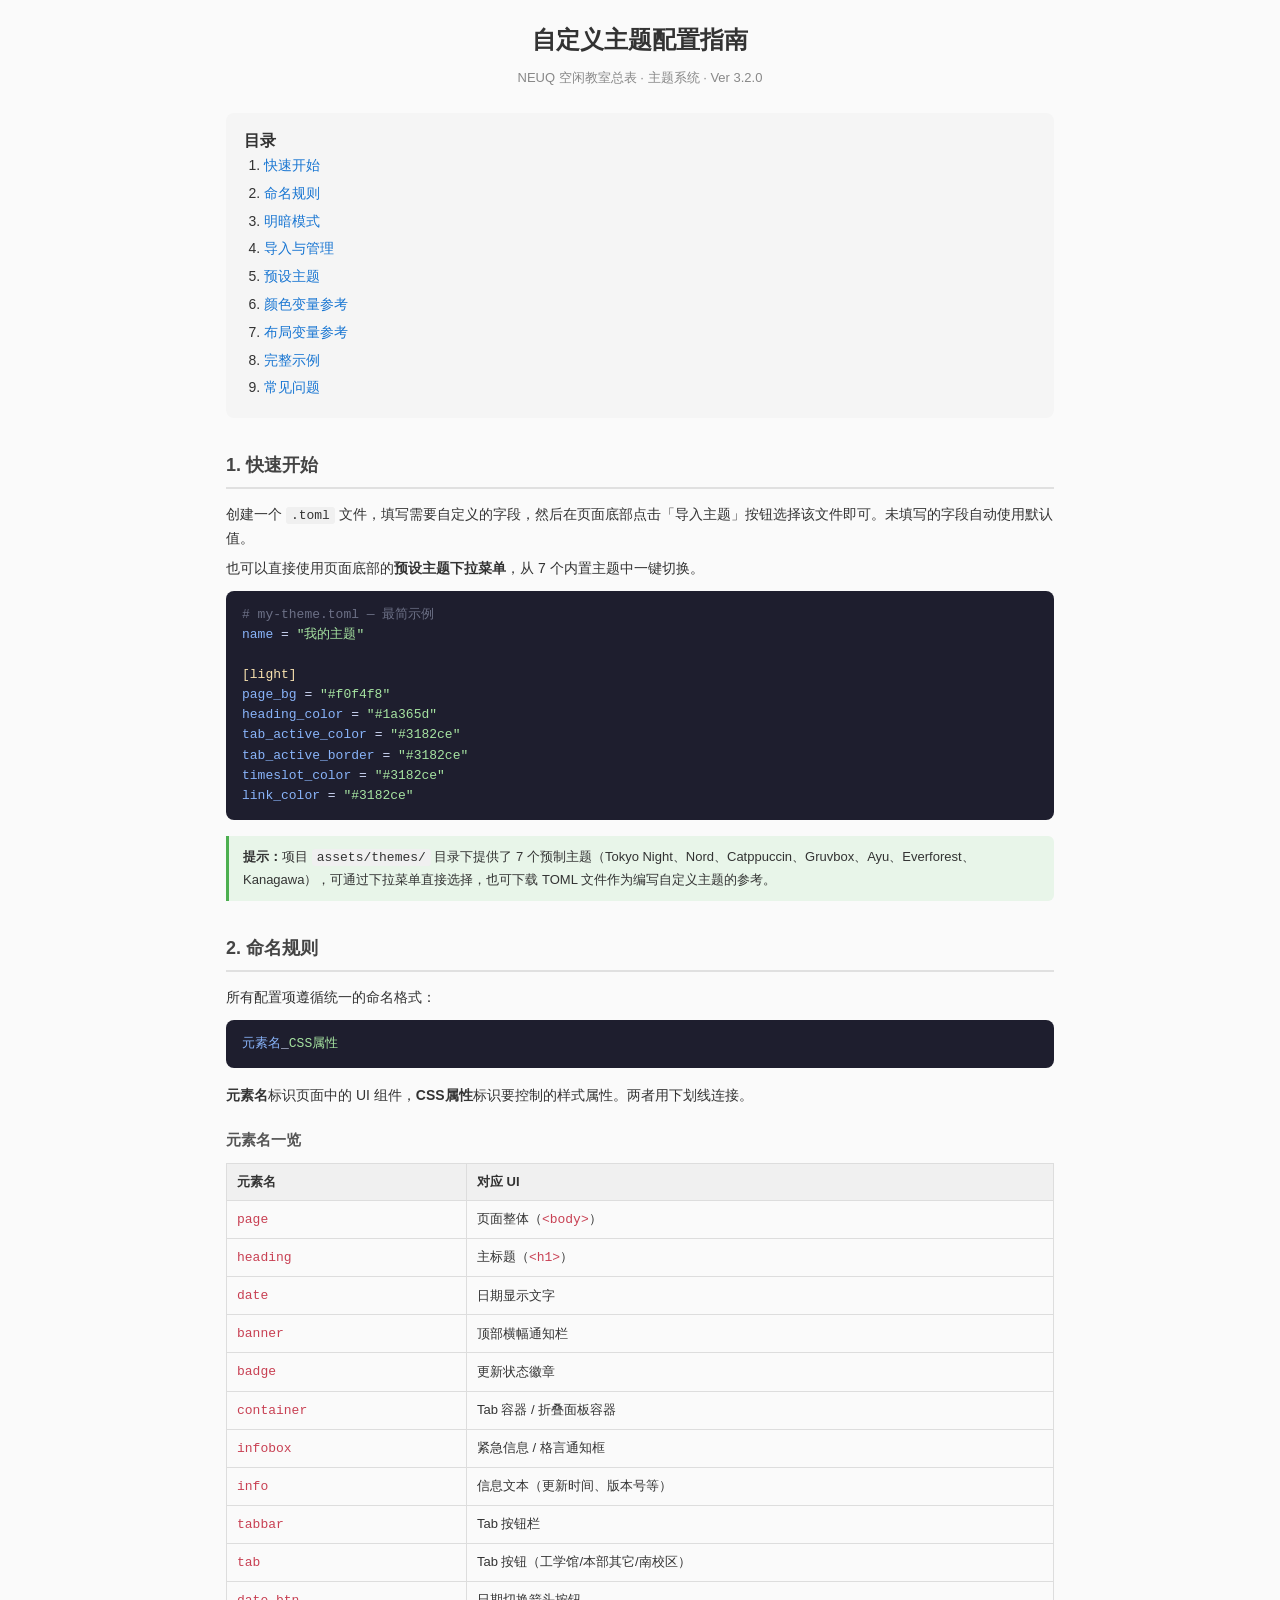
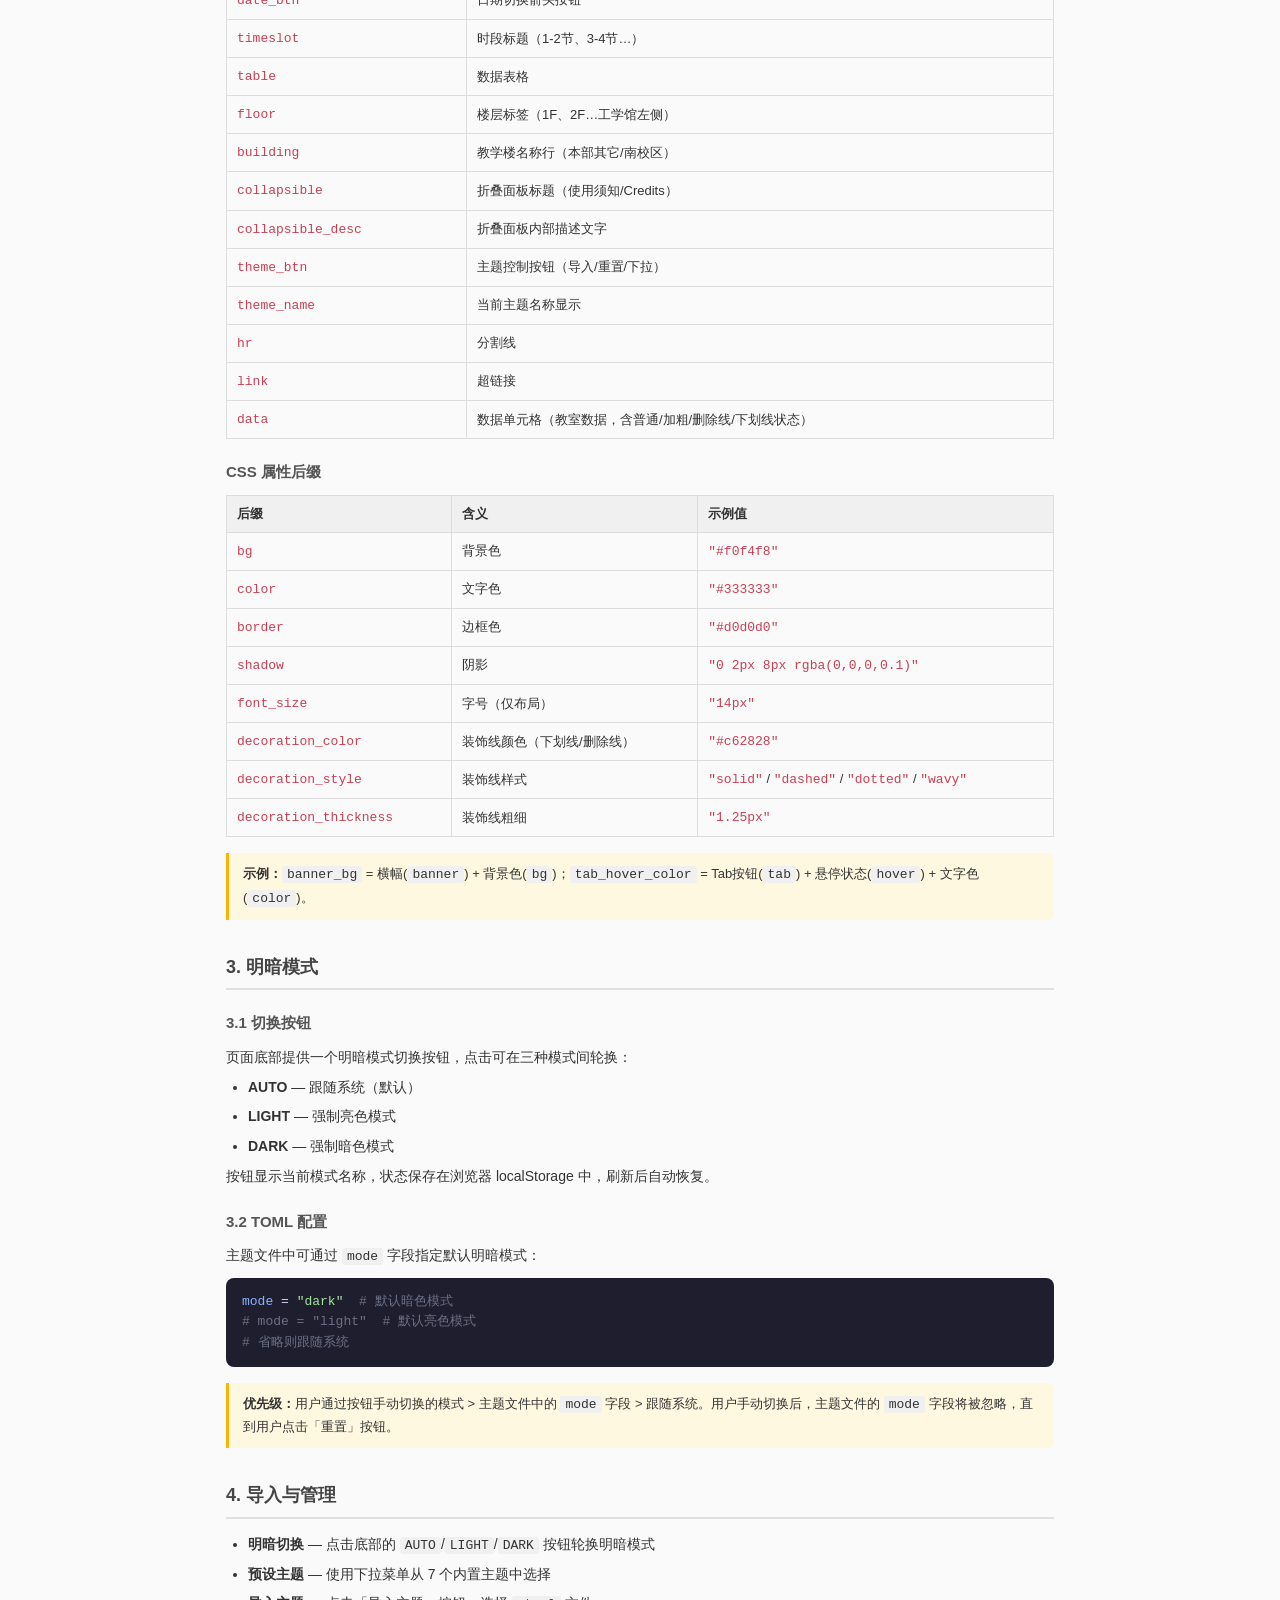
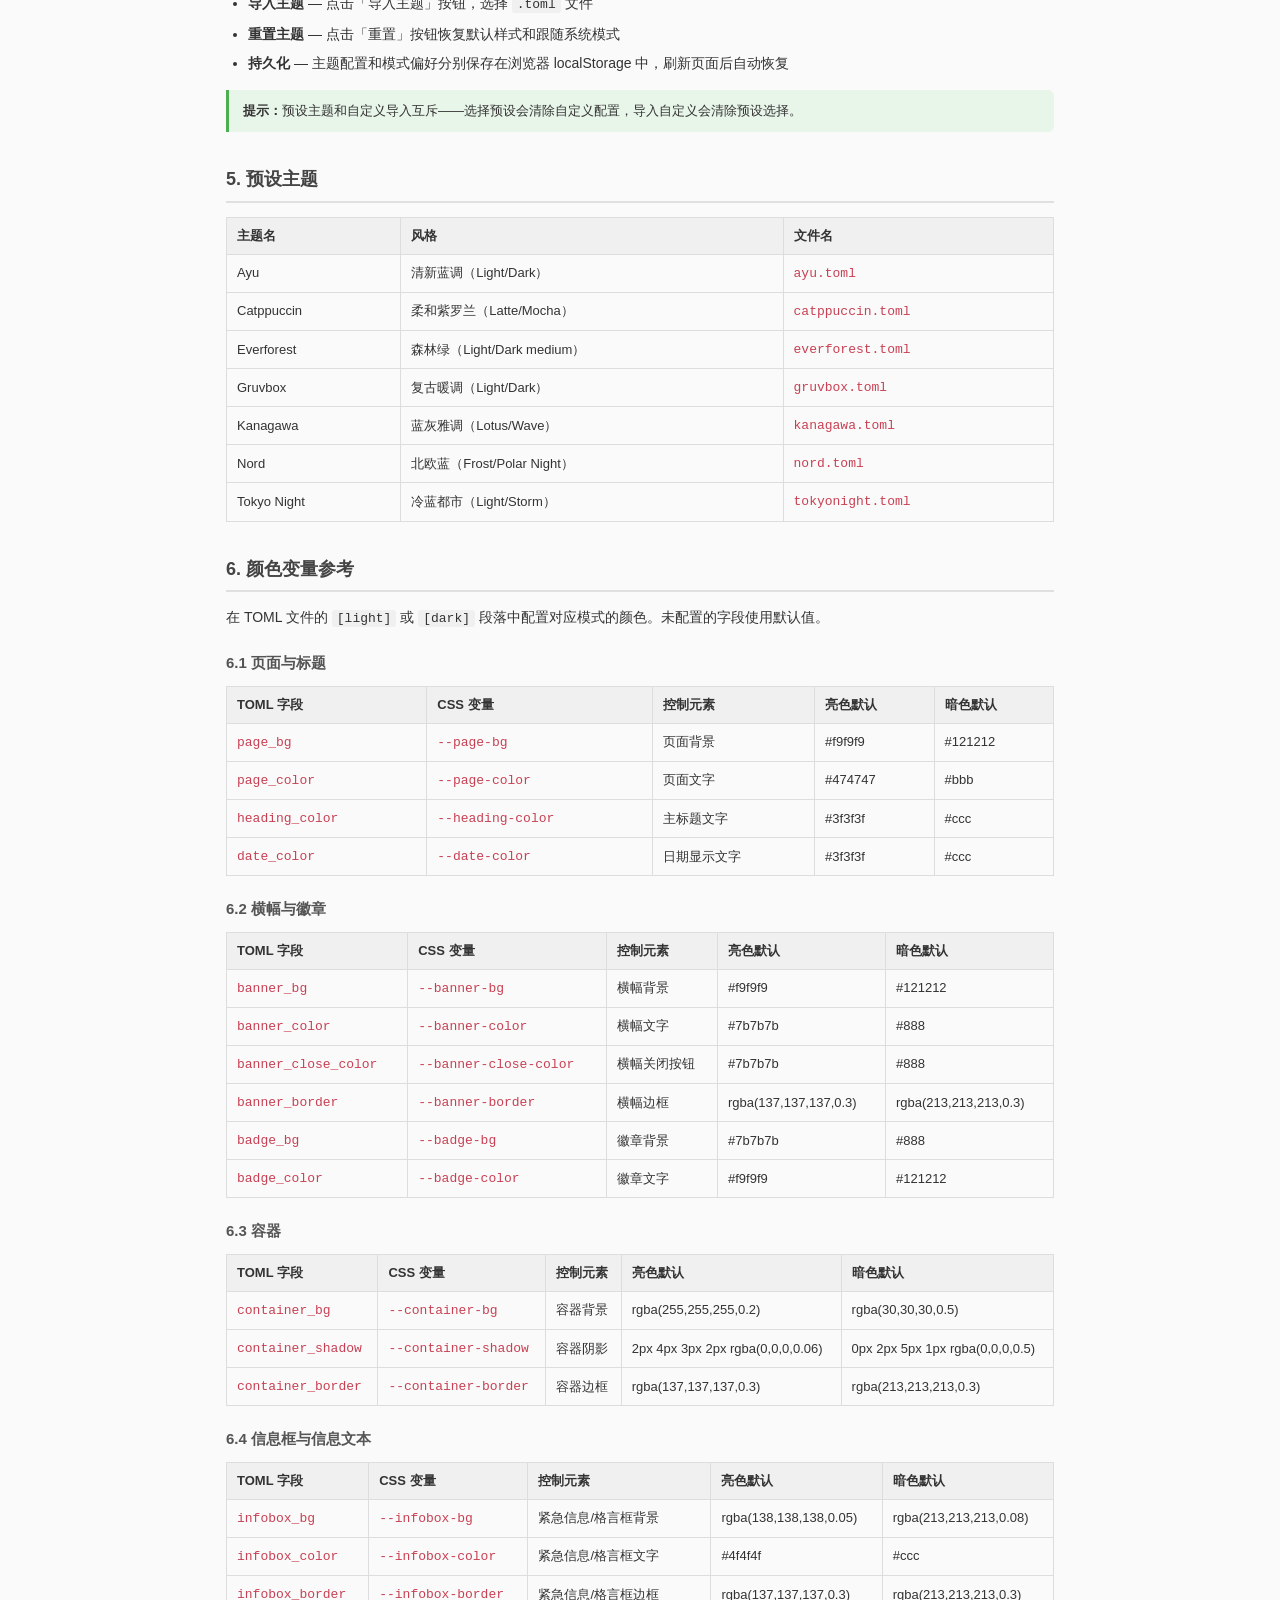
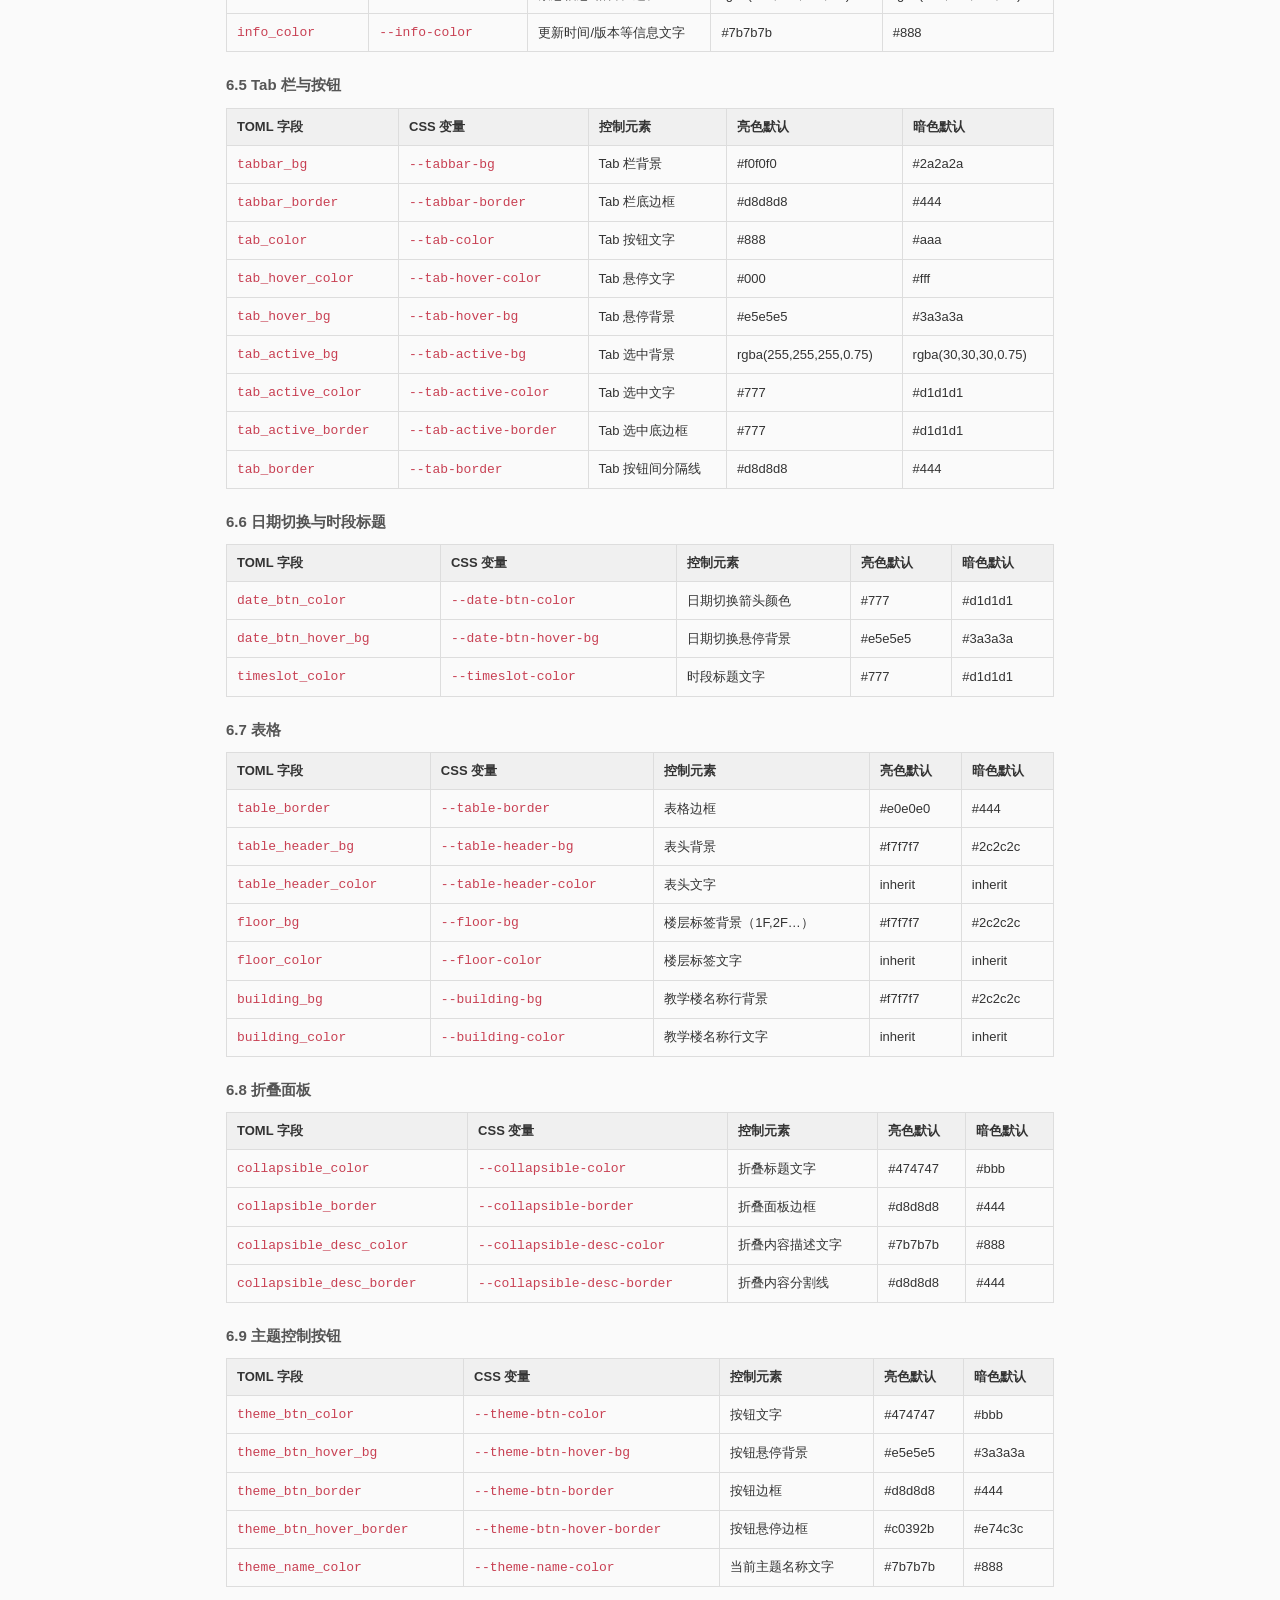
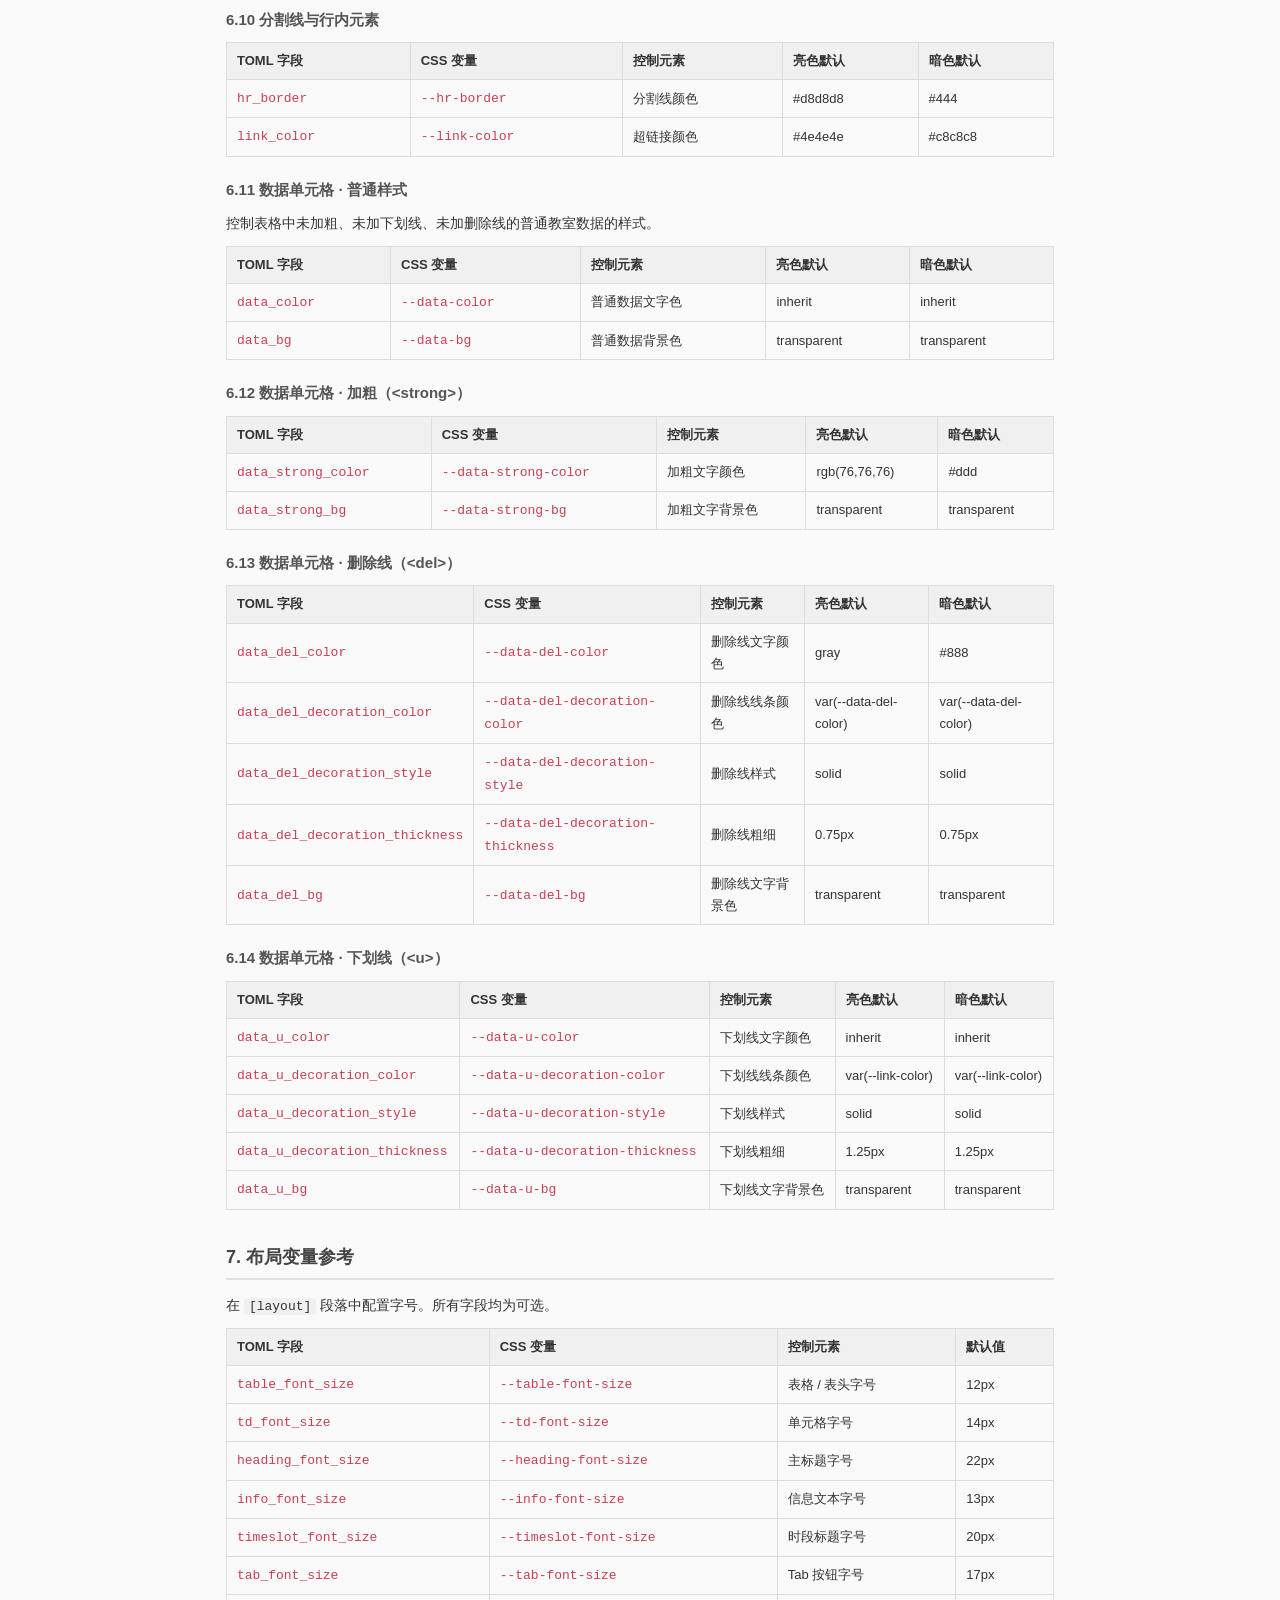
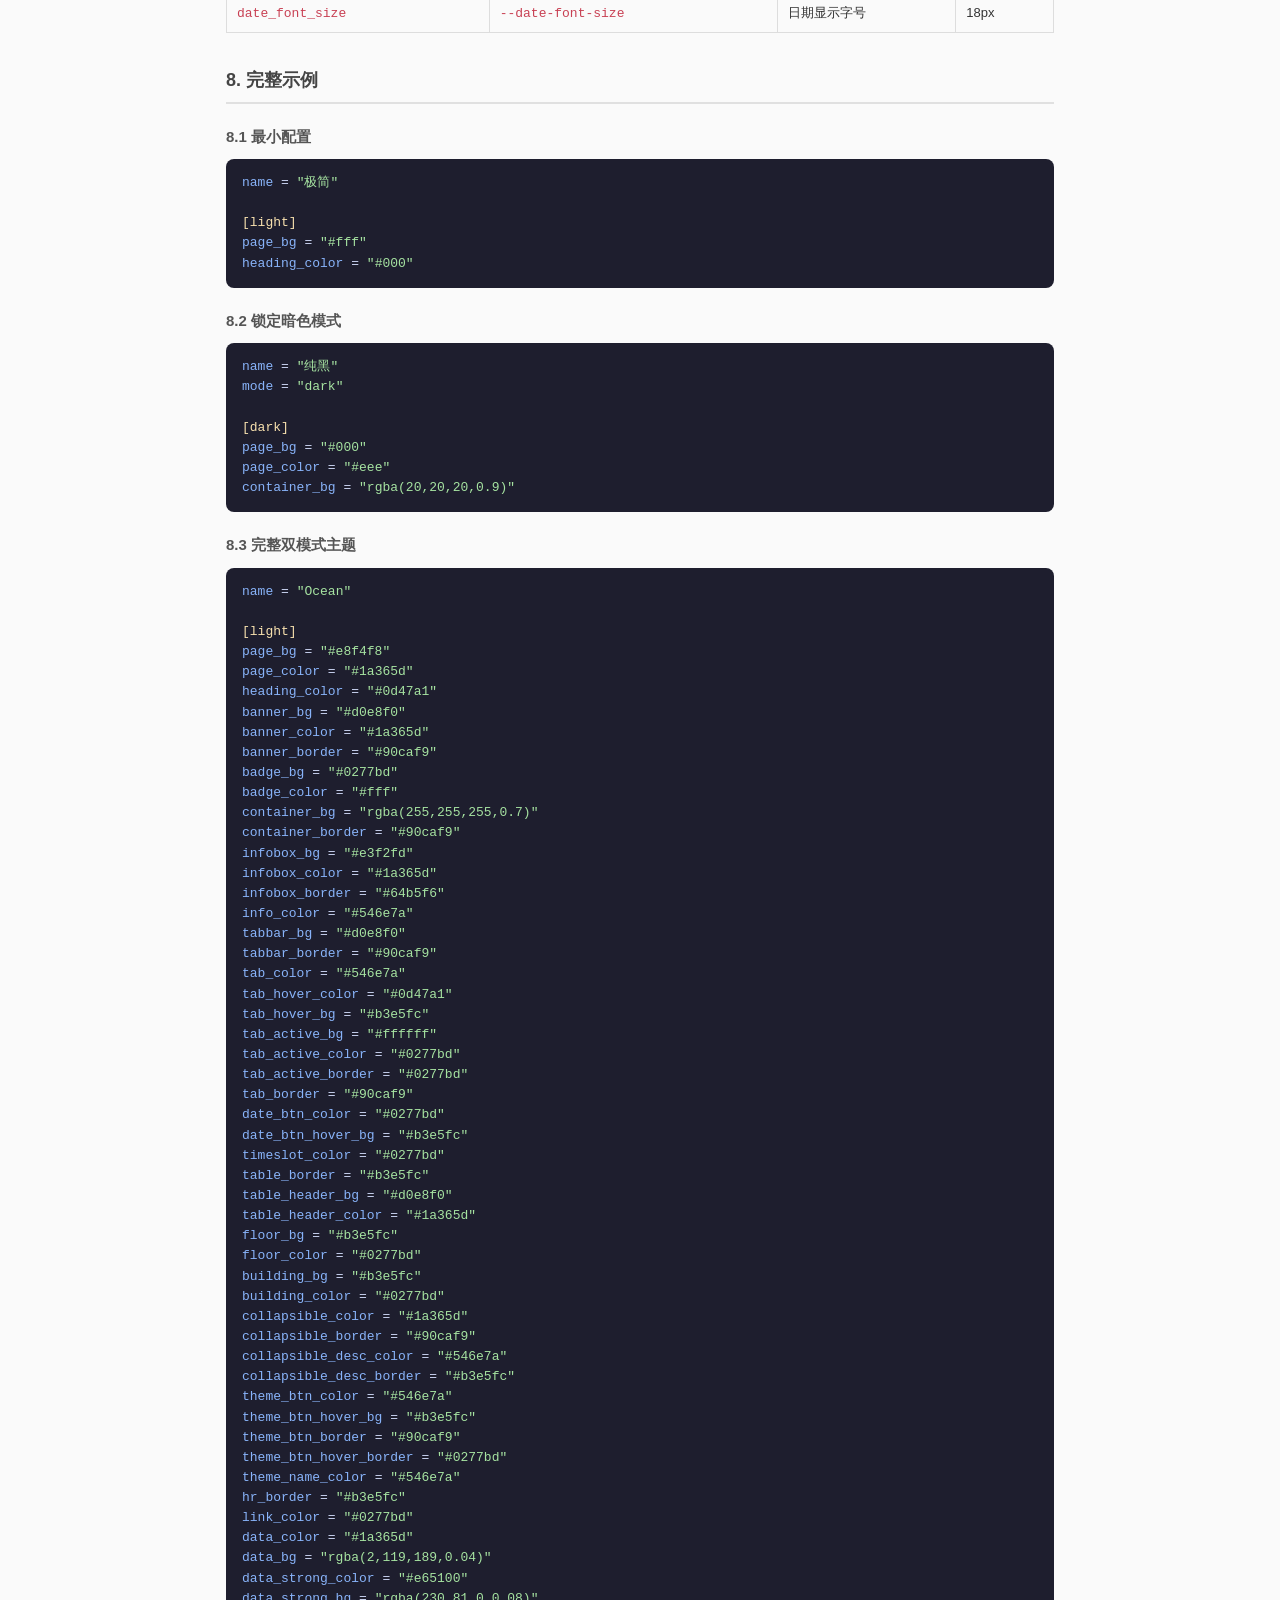
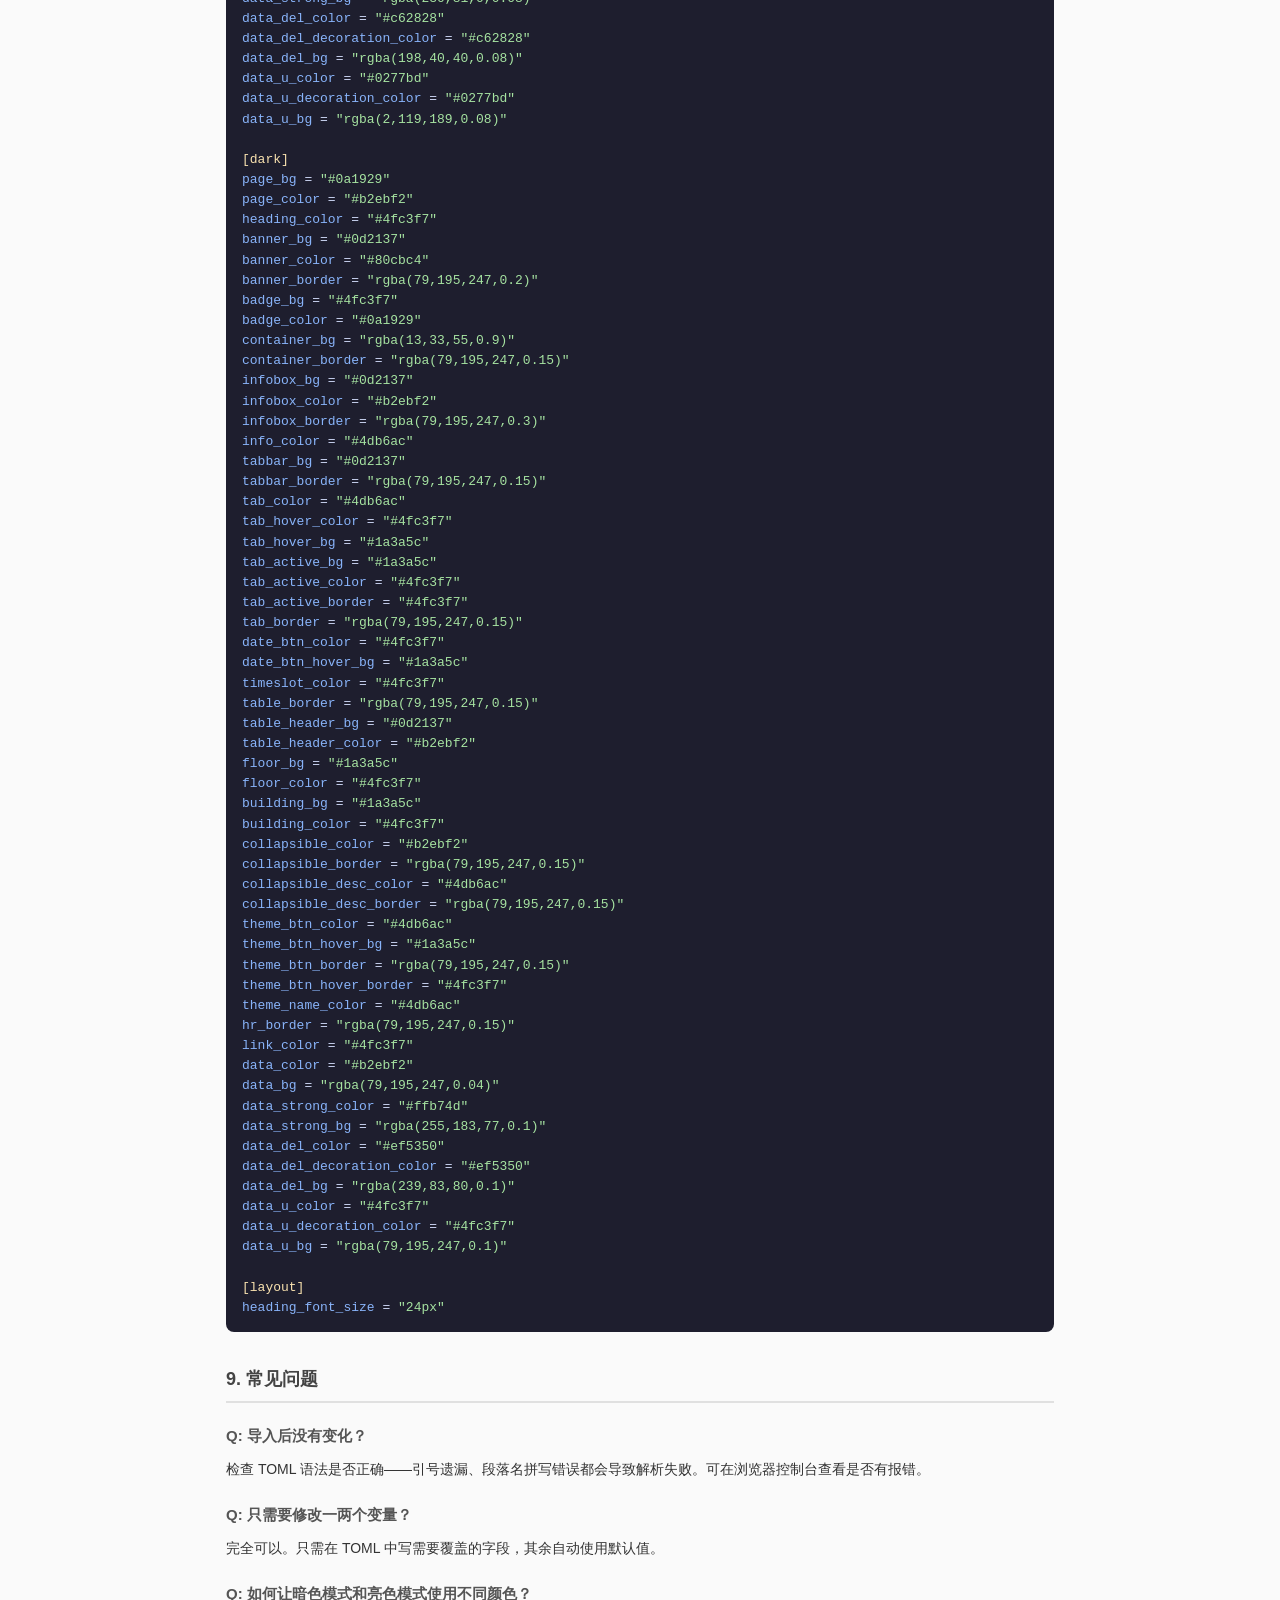
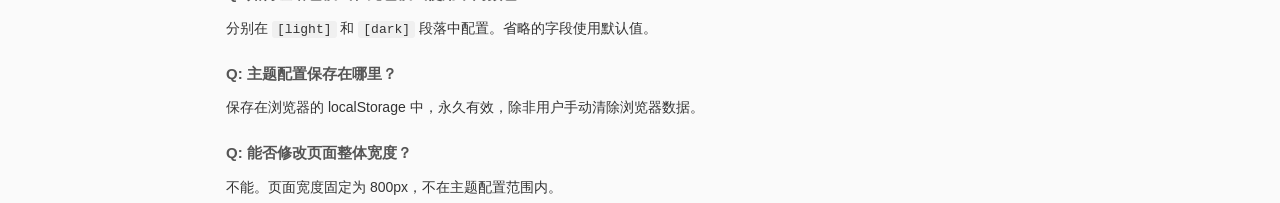
<file: theme-guide.html>
<!DOCTYPE html>
<html lang="zh-CN">

<head>
  <meta charset="UTF-8">
  <meta name="viewport" content="width=device-width, initial-scale=1.0">
  <title>自定义主题配置指南 - NEUQ 空闲教室总表</title>
  <style>
    * {
      box-sizing: border-box;
      margin: 0;
      padding: 0;
    }

    body {
      max-width: 860px;
      margin: 0 auto;
      padding: 20px 16px 40px;
      font-family: "Maple Mono", "PingFang SC", "Microsoft YaHei", sans-serif;
      line-height: 1.7;
      color: #333;
      background: #fafafa;
    }

    h1 {
      text-align: center;
      font-size: 24px;
      margin-bottom: 6px;
    }

    .subtitle {
      text-align: center;
      color: #888;
      font-size: 13px;
      margin-bottom: 24px;
    }

    h2 {
      font-size: 18px;
      margin: 32px 0 14px;
      padding-bottom: 6px;
      border-bottom: 2px solid #e0e0e0;
      color: #444;
    }

    h3 {
      font-size: 15px;
      margin: 20px 0 10px;
      color: #555;
    }

    p,
    li {
      font-size: 14px;
      margin-bottom: 6px;
    }

    ul,
    ol {
      padding-left: 22px;
    }

    code {
      font-family: "Maple Mono", monospace;
      background: #f0f0f0;
      padding: 1px 5px;
      border-radius: 3px;
      font-size: 13px;
    }

    pre {
      background: #1e1e2e;
      color: #cdd6f4;
      padding: 14px 16px;
      border-radius: 8px;
      overflow-x: auto;
      font-size: 13px;
      line-height: 1.55;
      margin: 10px 0 16px;
      font-family: "Maple Mono", monospace;
    }

    pre .cmt {
      color: #6c7086;
    }

    pre .key {
      color: #89b4fa;
    }

    pre .str {
      color: #a6e3a1;
    }

    pre .sec {
      color: #f9e2af;
    }

    table {
      width: 100%;
      border-collapse: collapse;
      margin: 10px 0 16px;
      font-size: 13px;
    }

    th,
    td {
      border: 1px solid #ddd;
      padding: 7px 10px;
      text-align: left;
    }

    th {
      background: #f0f0f0;
      font-weight: 600;
    }

    td code {
      background: none;
      padding: 0;
      color: #c84053;
    }

    .note {
      background: #fff8e1;
      border-left: 3px solid #ffb300;
      padding: 10px 14px;
      margin: 14px 0;
      border-radius: 0 6px 6px 0;
      font-size: 13px;
    }

    .tip {
      background: #e8f5e9;
      border-left: 3px solid #4caf50;
      padding: 10px 14px;
      margin: 14px 0;
      border-radius: 0 6px 6px 0;
      font-size: 13px;
    }

    .warn {
      background: #fce4ec;
      border-left: 3px solid #e53935;
      padding: 10px 14px;
      margin: 14px 0;
      border-radius: 0 6px 6px 0;
      font-size: 13px;
    }

    a {
      color: #1976d2;
    }

    hr {
      border: none;
      border-top: 1px solid #e0e0e0;
      margin: 24px 0;
    }

    .toc {
      background: #f5f5f5;
      padding: 14px 18px;
      border-radius: 8px;
      margin: 16px 0;
    }

    .toc a {
      text-decoration: none;
    }

    .toc a:hover {
      text-decoration: underline;
    }

    .toc ol {
      padding-left: 20px;
    }

    .toc li {
      margin-bottom: 4px;
    }

    @media (prefers-color-scheme: dark) {
      body {
        background: #1a1a2e;
        color: #c8ccd4;
      }

      h2 {
        color: #d0d4dc;
        border-bottom-color: #3a3a50;
      }

      h3 {
        color: #b0b4bc;
      }

      code {
        background: #2a2a3c;
        color: #e0b088;
      }

      pre {
        background: #12121e;
      }

      th {
        background: #2a2a3c;
      }

      th,
      td {
        border-color: #3a3a50;
      }

      .note {
        background: #2a2520;
        border-left-color: #ffb300;
      }

      .tip {
        background: #1a2520;
        border-left-color: #4caf50;
      }

      .warn {
        background: #2a1520;
        border-left-color: #e53935;
      }

      .toc {
        background: #22223a;
      }

      td code {
        background: none;
        color: #f38ba8;
      }
    }
  </style>
</head>

<body>

  <h1>自定义主题配置指南</h1>
  <p class="subtitle">NEUQ 空闲教室总表 · 主题系统 · Ver 3.2.0</p>

  <div class="toc">
    <strong>目录</strong>
    <ol>
      <li><a href="#quick">快速开始</a></li>
      <li><a href="#naming">命名规则</a></li>
      <li><a href="#mode">明暗模式</a></li>
      <li><a href="#import">导入与管理</a></li>
      <li><a href="#presets">预设主题</a></li>
      <li><a href="#colors">颜色变量参考</a></li>
      <li><a href="#layout">布局变量参考</a></li>
      <li><a href="#example">完整示例</a></li>
      <li><a href="#faq">常见问题</a></li>
    </ol>
  </div>

  <!-- ============================================================ -->
  <h2 id="quick">1. 快速开始</h2>
  <!-- ============================================================ -->

  <p>创建一个 <code>.toml</code> 文件，填写需要自定义的字段，然后在页面底部点击「导入主题」按钮选择该文件即可。未填写的字段自动使用默认值。</p>

  <p>也可以直接使用页面底部的<strong>预设主题下拉菜单</strong>，从 7 个内置主题中一键切换。</p>

  <pre><span class="cmt"># my-theme.toml — 最简示例</span>
<span class="key">name</span> = <span class="str">"我的主题"</span>

<span class="sec">[light]</span>
<span class="key">page_bg</span> = <span class="str">"#f0f4f8"</span>
<span class="key">heading_color</span> = <span class="str">"#1a365d"</span>
<span class="key">tab_active_color</span> = <span class="str">"#3182ce"</span>
<span class="key">tab_active_border</span> = <span class="str">"#3182ce"</span>
<span class="key">timeslot_color</span> = <span class="str">"#3182ce"</span>
<span class="key">link_color</span> = <span class="str">"#3182ce"</span></pre>

  <div class="tip"><strong>提示：</strong>项目 <code>assets/themes/</code> 目录下提供了 7 个预制主题（Tokyo
    Night、Nord、Catppuccin、Gruvbox、Ayu、Everforest、Kanagawa），可通过下拉菜单直接选择，也可下载 TOML 文件作为编写自定义主题的参考。</div>

  <!-- ============================================================ -->
  <h2 id="naming">2. 命名规则</h2>
  <!-- ============================================================ -->

  <p>所有配置项遵循统一的命名格式：</p>
  <pre><span class="key">元素名</span>_<span class="str">CSS属性</span></pre>

  <p><strong>元素名</strong>标识页面中的 UI 组件，<strong>CSS属性</strong>标识要控制的样式属性。两者用下划线连接。</p>

  <h3>元素名一览</h3>
  <table>
    <tr>
      <th>元素名</th>
      <th>对应 UI</th>
    </tr>
    <tr>
      <td><code>page</code></td>
      <td>页面整体（<code>&lt;body&gt;</code>）</td>
    </tr>
    <tr>
      <td><code>heading</code></td>
      <td>主标题（<code>&lt;h1&gt;</code>）</td>
    </tr>
    <tr>
      <td><code>date</code></td>
      <td>日期显示文字</td>
    </tr>
    <tr>
      <td><code>banner</code></td>
      <td>顶部横幅通知栏</td>
    </tr>
    <tr>
      <td><code>badge</code></td>
      <td>更新状态徽章</td>
    </tr>
    <tr>
      <td><code>container</code></td>
      <td>Tab 容器 / 折叠面板容器</td>
    </tr>
    <tr>
      <td><code>infobox</code></td>
      <td>紧急信息 / 格言通知框</td>
    </tr>
    <tr>
      <td><code>info</code></td>
      <td>信息文本（更新时间、版本号等）</td>
    </tr>
    <tr>
      <td><code>tabbar</code></td>
      <td>Tab 按钮栏</td>
    </tr>
    <tr>
      <td><code>tab</code></td>
      <td>Tab 按钮（工学馆/本部其它/南校区）</td>
    </tr>
    <tr>
      <td><code>date_btn</code></td>
      <td>日期切换箭头按钮</td>
    </tr>
    <tr>
      <td><code>timeslot</code></td>
      <td>时段标题（1-2节、3-4节…）</td>
    </tr>
    <tr>
      <td><code>table</code></td>
      <td>数据表格</td>
    </tr>
    <tr>
      <td><code>floor</code></td>
      <td>楼层标签（1F、2F…工学馆左侧）</td>
    </tr>
    <tr>
      <td><code>building</code></td>
      <td>教学楼名称行（本部其它/南校区）</td>
    </tr>
    <tr>
      <td><code>collapsible</code></td>
      <td>折叠面板标题（使用须知/Credits）</td>
    </tr>
    <tr>
      <td><code>collapsible_desc</code></td>
      <td>折叠面板内部描述文字</td>
    </tr>
    <tr>
      <td><code>theme_btn</code></td>
      <td>主题控制按钮（导入/重置/下拉）</td>
    </tr>
    <tr>
      <td><code>theme_name</code></td>
      <td>当前主题名称显示</td>
    </tr>
    <tr>
      <td><code>hr</code></td>
      <td>分割线</td>
    </tr>
    <tr>
      <td><code>link</code></td>
      <td>超链接</td>
    </tr>
    <tr>
      <td><code>data</code></td>
      <td>数据单元格（教室数据，含普通/加粗/删除线/下划线状态）</td>
    </tr>
  </table>

  <h3>CSS 属性后缀</h3>
  <table>
    <tr>
      <th>后缀</th>
      <th>含义</th>
      <th>示例值</th>
    </tr>
    <tr>
      <td><code>bg</code></td>
      <td>背景色</td>
      <td><code>"#f0f4f8"</code></td>
    </tr>
    <tr>
      <td><code>color</code></td>
      <td>文字色</td>
      <td><code>"#333333"</code></td>
    </tr>
    <tr>
      <td><code>border</code></td>
      <td>边框色</td>
      <td><code>"#d0d0d0"</code></td>
    </tr>
    <tr>
      <td><code>shadow</code></td>
      <td>阴影</td>
      <td><code>"0 2px 8px rgba(0,0,0,0.1)"</code></td>
    </tr>
    <tr>
      <td><code>font_size</code></td>
      <td>字号（仅布局）</td>
      <td><code>"14px"</code></td>
    </tr>
    <tr>
      <td><code>decoration_color</code></td>
      <td>装饰线颜色（下划线/删除线）</td>
      <td><code>"#c62828"</code></td>
    </tr>
    <tr>
      <td><code>decoration_style</code></td>
      <td>装饰线样式</td>
      <td><code>"solid"</code> / <code>"dashed"</code> / <code>"dotted"</code> / <code>"wavy"</code></td>
    </tr>
    <tr>
      <td><code>decoration_thickness</code></td>
      <td>装饰线粗细</td>
      <td><code>"1.25px"</code></td>
    </tr>
  </table>

  <div class="note"><strong>示例：</strong><code>banner_bg</code> = 横幅(<code>banner</code>) +
    背景色(<code>bg</code>)；<code>tab_hover_color</code> = Tab按钮(<code>tab</code>) + 悬停状态(<code>hover</code>) +
    文字色(<code>color</code>)。</div>

  <!-- ============================================================ -->
  <h2 id="mode">3. 明暗模式</h2>
  <!-- ============================================================ -->

  <h3>3.1 切换按钮</h3>
  <p>页面底部提供一个明暗模式切换按钮，点击可在三种模式间轮换：</p>
  <ul>
    <li><strong>AUTO</strong> — 跟随系统（默认）</li>
    <li><strong>LIGHT</strong> — 强制亮色模式</li>
    <li><strong>DARK</strong> — 强制暗色模式</li>
  </ul>
  <p>按钮显示当前模式名称，状态保存在浏览器 localStorage 中，刷新后自动恢复。</p>

  <h3>3.2 TOML 配置</h3>
  <p>主题文件中可通过 <code>mode</code> 字段指定默认明暗模式：</p>

  <pre><span class="key">mode</span> = <span class="str">"dark"</span>  <span class="cmt"># 默认暗色模式</span>
<span class="cmt"># mode = "light"  # 默认亮色模式</span>
<span class="cmt"># 省略则跟随系统</span></pre>

  <div class="note"><strong>优先级：</strong>用户通过按钮手动切换的模式 > 主题文件中的 <code>mode</code> 字段 > 跟随系统。用户手动切换后，主题文件的
    <code>mode</code> 字段将被忽略，直到用户点击「重置」按钮。</div>

  <!-- ============================================================ -->
  <h2 id="import">4. 导入与管理</h2>
  <!-- ============================================================ -->

  <ul>
    <li><strong>明暗切换</strong> — 点击底部的 <code>AUTO</code>/<code>LIGHT</code>/<code>DARK</code> 按钮轮换明暗模式</li>
    <li><strong>预设主题</strong> — 使用下拉菜单从 7 个内置主题中选择</li>
    <li><strong>导入主题</strong> — 点击「导入主题」按钮，选择 <code>.toml</code> 文件</li>
    <li><strong>重置主题</strong> — 点击「重置」按钮恢复默认样式和跟随系统模式</li>
    <li><strong>持久化</strong> — 主题配置和模式偏好分别保存在浏览器 localStorage 中，刷新页面后自动恢复</li>
  </ul>

  <div class="tip"><strong>提示：</strong>预设主题和自定义导入互斥——选择预设会清除自定义配置，导入自定义会清除预设选择。</div>

  <!-- ============================================================ -->
  <h2 id="presets">5. 预设主题</h2>
  <!-- ============================================================ -->

  <table>
    <tr>
      <th>主题名</th>
      <th>风格</th>
      <th>文件名</th>
    </tr>
    <tr>
      <td>Ayu</td>
      <td>清新蓝调（Light/Dark）</td>
      <td><code>ayu.toml</code></td>
    </tr>
    <tr>
      <td>Catppuccin</td>
      <td>柔和紫罗兰（Latte/Mocha）</td>
      <td><code>catppuccin.toml</code></td>
    </tr>
    <tr>
      <td>Everforest</td>
      <td>森林绿（Light/Dark medium）</td>
      <td><code>everforest.toml</code></td>
    </tr>
    <tr>
      <td>Gruvbox</td>
      <td>复古暖调（Light/Dark）</td>
      <td><code>gruvbox.toml</code></td>
    </tr>
    <tr>
      <td>Kanagawa</td>
      <td>蓝灰雅调（Lotus/Wave）</td>
      <td><code>kanagawa.toml</code></td>
    </tr>
    <tr>
      <td>Nord</td>
      <td>北欧蓝（Frost/Polar Night）</td>
      <td><code>nord.toml</code></td>
    </tr>
    <tr>
      <td>Tokyo Night</td>
      <td>冷蓝都市（Light/Storm）</td>
      <td><code>tokyonight.toml</code></td>
    </tr>
  </table>

  <!-- ============================================================ -->
  <h2 id="colors">6. 颜色变量参考</h2>
  <!-- ============================================================ -->

  <p>在 TOML 文件的 <code>[light]</code> 或 <code>[dark]</code> 段落中配置对应模式的颜色。未配置的字段使用默认值。</p>

  <h3>6.1 页面与标题</h3>
  <table>
    <tr>
      <th>TOML 字段</th>
      <th>CSS 变量</th>
      <th>控制元素</th>
      <th>亮色默认</th>
      <th>暗色默认</th>
    </tr>
    <tr>
      <td><code>page_bg</code></td>
      <td><code>--page-bg</code></td>
      <td>页面背景</td>
      <td>#f9f9f9</td>
      <td>#121212</td>
    </tr>
    <tr>
      <td><code>page_color</code></td>
      <td><code>--page-color</code></td>
      <td>页面文字</td>
      <td>#474747</td>
      <td>#bbb</td>
    </tr>
    <tr>
      <td><code>heading_color</code></td>
      <td><code>--heading-color</code></td>
      <td>主标题文字</td>
      <td>#3f3f3f</td>
      <td>#ccc</td>
    </tr>
    <tr>
      <td><code>date_color</code></td>
      <td><code>--date-color</code></td>
      <td>日期显示文字</td>
      <td>#3f3f3f</td>
      <td>#ccc</td>
    </tr>
  </table>

  <h3>6.2 横幅与徽章</h3>
  <table>
    <tr>
      <th>TOML 字段</th>
      <th>CSS 变量</th>
      <th>控制元素</th>
      <th>亮色默认</th>
      <th>暗色默认</th>
    </tr>
    <tr>
      <td><code>banner_bg</code></td>
      <td><code>--banner-bg</code></td>
      <td>横幅背景</td>
      <td>#f9f9f9</td>
      <td>#121212</td>
    </tr>
    <tr>
      <td><code>banner_color</code></td>
      <td><code>--banner-color</code></td>
      <td>横幅文字</td>
      <td>#7b7b7b</td>
      <td>#888</td>
    </tr>
    <tr>
      <td><code>banner_close_color</code></td>
      <td><code>--banner-close-color</code></td>
      <td>横幅关闭按钮</td>
      <td>#7b7b7b</td>
      <td>#888</td>
    </tr>
    <tr>
      <td><code>banner_border</code></td>
      <td><code>--banner-border</code></td>
      <td>横幅边框</td>
      <td>rgba(137,137,137,0.3)</td>
      <td>rgba(213,213,213,0.3)</td>
    </tr>
    <tr>
      <td><code>badge_bg</code></td>
      <td><code>--badge-bg</code></td>
      <td>徽章背景</td>
      <td>#7b7b7b</td>
      <td>#888</td>
    </tr>
    <tr>
      <td><code>badge_color</code></td>
      <td><code>--badge-color</code></td>
      <td>徽章文字</td>
      <td>#f9f9f9</td>
      <td>#121212</td>
    </tr>
  </table>

  <h3>6.3 容器</h3>
  <table>
    <tr>
      <th>TOML 字段</th>
      <th>CSS 变量</th>
      <th>控制元素</th>
      <th>亮色默认</th>
      <th>暗色默认</th>
    </tr>
    <tr>
      <td><code>container_bg</code></td>
      <td><code>--container-bg</code></td>
      <td>容器背景</td>
      <td>rgba(255,255,255,0.2)</td>
      <td>rgba(30,30,30,0.5)</td>
    </tr>
    <tr>
      <td><code>container_shadow</code></td>
      <td><code>--container-shadow</code></td>
      <td>容器阴影</td>
      <td>2px 4px 3px 2px rgba(0,0,0,0.06)</td>
      <td>0px 2px 5px 1px rgba(0,0,0,0.5)</td>
    </tr>
    <tr>
      <td><code>container_border</code></td>
      <td><code>--container-border</code></td>
      <td>容器边框</td>
      <td>rgba(137,137,137,0.3)</td>
      <td>rgba(213,213,213,0.3)</td>
    </tr>
  </table>

  <h3>6.4 信息框与信息文本</h3>
  <table>
    <tr>
      <th>TOML 字段</th>
      <th>CSS 变量</th>
      <th>控制元素</th>
      <th>亮色默认</th>
      <th>暗色默认</th>
    </tr>
    <tr>
      <td><code>infobox_bg</code></td>
      <td><code>--infobox-bg</code></td>
      <td>紧急信息/格言框背景</td>
      <td>rgba(138,138,138,0.05)</td>
      <td>rgba(213,213,213,0.08)</td>
    </tr>
    <tr>
      <td><code>infobox_color</code></td>
      <td><code>--infobox-color</code></td>
      <td>紧急信息/格言框文字</td>
      <td>#4f4f4f</td>
      <td>#ccc</td>
    </tr>
    <tr>
      <td><code>infobox_border</code></td>
      <td><code>--infobox-border</code></td>
      <td>紧急信息/格言框边框</td>
      <td>rgba(137,137,137,0.3)</td>
      <td>rgba(213,213,213,0.3)</td>
    </tr>
    <tr>
      <td><code>info_color</code></td>
      <td><code>--info-color</code></td>
      <td>更新时间/版本等信息文字</td>
      <td>#7b7b7b</td>
      <td>#888</td>
    </tr>
  </table>

  <h3>6.5 Tab 栏与按钮</h3>
  <table>
    <tr>
      <th>TOML 字段</th>
      <th>CSS 变量</th>
      <th>控制元素</th>
      <th>亮色默认</th>
      <th>暗色默认</th>
    </tr>
    <tr>
      <td><code>tabbar_bg</code></td>
      <td><code>--tabbar-bg</code></td>
      <td>Tab 栏背景</td>
      <td>#f0f0f0</td>
      <td>#2a2a2a</td>
    </tr>
    <tr>
      <td><code>tabbar_border</code></td>
      <td><code>--tabbar-border</code></td>
      <td>Tab 栏底边框</td>
      <td>#d8d8d8</td>
      <td>#444</td>
    </tr>
    <tr>
      <td><code>tab_color</code></td>
      <td><code>--tab-color</code></td>
      <td>Tab 按钮文字</td>
      <td>#888</td>
      <td>#aaa</td>
    </tr>
    <tr>
      <td><code>tab_hover_color</code></td>
      <td><code>--tab-hover-color</code></td>
      <td>Tab 悬停文字</td>
      <td>#000</td>
      <td>#fff</td>
    </tr>
    <tr>
      <td><code>tab_hover_bg</code></td>
      <td><code>--tab-hover-bg</code></td>
      <td>Tab 悬停背景</td>
      <td>#e5e5e5</td>
      <td>#3a3a3a</td>
    </tr>
    <tr>
      <td><code>tab_active_bg</code></td>
      <td><code>--tab-active-bg</code></td>
      <td>Tab 选中背景</td>
      <td>rgba(255,255,255,0.75)</td>
      <td>rgba(30,30,30,0.75)</td>
    </tr>
    <tr>
      <td><code>tab_active_color</code></td>
      <td><code>--tab-active-color</code></td>
      <td>Tab 选中文字</td>
      <td>#777</td>
      <td>#d1d1d1</td>
    </tr>
    <tr>
      <td><code>tab_active_border</code></td>
      <td><code>--tab-active-border</code></td>
      <td>Tab 选中底边框</td>
      <td>#777</td>
      <td>#d1d1d1</td>
    </tr>
    <tr>
      <td><code>tab_border</code></td>
      <td><code>--tab-border</code></td>
      <td>Tab 按钮间分隔线</td>
      <td>#d8d8d8</td>
      <td>#444</td>
    </tr>
  </table>

  <h3>6.6 日期切换与时段标题</h3>
  <table>
    <tr>
      <th>TOML 字段</th>
      <th>CSS 变量</th>
      <th>控制元素</th>
      <th>亮色默认</th>
      <th>暗色默认</th>
    </tr>
    <tr>
      <td><code>date_btn_color</code></td>
      <td><code>--date-btn-color</code></td>
      <td>日期切换箭头颜色</td>
      <td>#777</td>
      <td>#d1d1d1</td>
    </tr>
    <tr>
      <td><code>date_btn_hover_bg</code></td>
      <td><code>--date-btn-hover-bg</code></td>
      <td>日期切换悬停背景</td>
      <td>#e5e5e5</td>
      <td>#3a3a3a</td>
    </tr>
    <tr>
      <td><code>timeslot_color</code></td>
      <td><code>--timeslot-color</code></td>
      <td>时段标题文字</td>
      <td>#777</td>
      <td>#d1d1d1</td>
    </tr>
  </table>

  <h3>6.7 表格</h3>
  <table>
    <tr>
      <th>TOML 字段</th>
      <th>CSS 变量</th>
      <th>控制元素</th>
      <th>亮色默认</th>
      <th>暗色默认</th>
    </tr>
    <tr>
      <td><code>table_border</code></td>
      <td><code>--table-border</code></td>
      <td>表格边框</td>
      <td>#e0e0e0</td>
      <td>#444</td>
    </tr>
    <tr>
      <td><code>table_header_bg</code></td>
      <td><code>--table-header-bg</code></td>
      <td>表头背景</td>
      <td>#f7f7f7</td>
      <td>#2c2c2c</td>
    </tr>
    <tr>
      <td><code>table_header_color</code></td>
      <td><code>--table-header-color</code></td>
      <td>表头文字</td>
      <td>inherit</td>
      <td>inherit</td>
    </tr>
    <tr>
      <td><code>floor_bg</code></td>
      <td><code>--floor-bg</code></td>
      <td>楼层标签背景（1F,2F…）</td>
      <td>#f7f7f7</td>
      <td>#2c2c2c</td>
    </tr>
    <tr>
      <td><code>floor_color</code></td>
      <td><code>--floor-color</code></td>
      <td>楼层标签文字</td>
      <td>inherit</td>
      <td>inherit</td>
    </tr>
    <tr>
      <td><code>building_bg</code></td>
      <td><code>--building-bg</code></td>
      <td>教学楼名称行背景</td>
      <td>#f7f7f7</td>
      <td>#2c2c2c</td>
    </tr>
    <tr>
      <td><code>building_color</code></td>
      <td><code>--building-color</code></td>
      <td>教学楼名称行文字</td>
      <td>inherit</td>
      <td>inherit</td>
    </tr>
  </table>

  <h3>6.8 折叠面板</h3>
  <table>
    <tr>
      <th>TOML 字段</th>
      <th>CSS 变量</th>
      <th>控制元素</th>
      <th>亮色默认</th>
      <th>暗色默认</th>
    </tr>
    <tr>
      <td><code>collapsible_color</code></td>
      <td><code>--collapsible-color</code></td>
      <td>折叠标题文字</td>
      <td>#474747</td>
      <td>#bbb</td>
    </tr>
    <tr>
      <td><code>collapsible_border</code></td>
      <td><code>--collapsible-border</code></td>
      <td>折叠面板边框</td>
      <td>#d8d8d8</td>
      <td>#444</td>
    </tr>
    <tr>
      <td><code>collapsible_desc_color</code></td>
      <td><code>--collapsible-desc-color</code></td>
      <td>折叠内容描述文字</td>
      <td>#7b7b7b</td>
      <td>#888</td>
    </tr>
    <tr>
      <td><code>collapsible_desc_border</code></td>
      <td><code>--collapsible-desc-border</code></td>
      <td>折叠内容分割线</td>
      <td>#d8d8d8</td>
      <td>#444</td>
    </tr>
  </table>

  <h3>6.9 主题控制按钮</h3>
  <table>
    <tr>
      <th>TOML 字段</th>
      <th>CSS 变量</th>
      <th>控制元素</th>
      <th>亮色默认</th>
      <th>暗色默认</th>
    </tr>
    <tr>
      <td><code>theme_btn_color</code></td>
      <td><code>--theme-btn-color</code></td>
      <td>按钮文字</td>
      <td>#474747</td>
      <td>#bbb</td>
    </tr>
    <tr>
      <td><code>theme_btn_hover_bg</code></td>
      <td><code>--theme-btn-hover-bg</code></td>
      <td>按钮悬停背景</td>
      <td>#e5e5e5</td>
      <td>#3a3a3a</td>
    </tr>
    <tr>
      <td><code>theme_btn_border</code></td>
      <td><code>--theme-btn-border</code></td>
      <td>按钮边框</td>
      <td>#d8d8d8</td>
      <td>#444</td>
    </tr>
    <tr>
      <td><code>theme_btn_hover_border</code></td>
      <td><code>--theme-btn-hover-border</code></td>
      <td>按钮悬停边框</td>
      <td>#c0392b</td>
      <td>#e74c3c</td>
    </tr>
    <tr>
      <td><code>theme_name_color</code></td>
      <td><code>--theme-name-color</code></td>
      <td>当前主题名称文字</td>
      <td>#7b7b7b</td>
      <td>#888</td>
    </tr>
  </table>

  <h3>6.10 分割线与行内元素</h3>
  <table>
    <tr>
      <th>TOML 字段</th>
      <th>CSS 变量</th>
      <th>控制元素</th>
      <th>亮色默认</th>
      <th>暗色默认</th>
    </tr>
    <tr>
      <td><code>hr_border</code></td>
      <td><code>--hr-border</code></td>
      <td>分割线颜色</td>
      <td>#d8d8d8</td>
      <td>#444</td>
    </tr>
    <tr>
      <td><code>link_color</code></td>
      <td><code>--link-color</code></td>
      <td>超链接颜色</td>
      <td>#4e4e4e</td>
      <td>#c8c8c8</td>
    </tr>
  </table>

  <h3>6.11 数据单元格 · 普通样式</h3>
  <p>控制表格中未加粗、未加下划线、未加删除线的普通教室数据的样式。</p>
  <table>
    <tr>
      <th>TOML 字段</th>
      <th>CSS 变量</th>
      <th>控制元素</th>
      <th>亮色默认</th>
      <th>暗色默认</th>
    </tr>
    <tr>
      <td><code>data_color</code></td>
      <td><code>--data-color</code></td>
      <td>普通数据文字色</td>
      <td>inherit</td>
      <td>inherit</td>
    </tr>
    <tr>
      <td><code>data_bg</code></td>
      <td><code>--data-bg</code></td>
      <td>普通数据背景色</td>
      <td>transparent</td>
      <td>transparent</td>
    </tr>
  </table>

  <h3>6.12 数据单元格 · 加粗（&lt;strong&gt;）</h3>
  <table>
    <tr>
      <th>TOML 字段</th>
      <th>CSS 变量</th>
      <th>控制元素</th>
      <th>亮色默认</th>
      <th>暗色默认</th>
    </tr>
    <tr>
      <td><code>data_strong_color</code></td>
      <td><code>--data-strong-color</code></td>
      <td>加粗文字颜色</td>
      <td>rgb(76,76,76)</td>
      <td>#ddd</td>
    </tr>
    <tr>
      <td><code>data_strong_bg</code></td>
      <td><code>--data-strong-bg</code></td>
      <td>加粗文字背景色</td>
      <td>transparent</td>
      <td>transparent</td>
    </tr>
  </table>

  <h3>6.13 数据单元格 · 删除线（&lt;del&gt;）</h3>
  <table>
    <tr>
      <th>TOML 字段</th>
      <th>CSS 变量</th>
      <th>控制元素</th>
      <th>亮色默认</th>
      <th>暗色默认</th>
    </tr>
    <tr>
      <td><code>data_del_color</code></td>
      <td><code>--data-del-color</code></td>
      <td>删除线文字颜色</td>
      <td>gray</td>
      <td>#888</td>
    </tr>
    <tr>
      <td><code>data_del_decoration_color</code></td>
      <td><code>--data-del-decoration-color</code></td>
      <td>删除线线条颜色</td>
      <td>var(--data-del-color)</td>
      <td>var(--data-del-color)</td>
    </tr>
    <tr>
      <td><code>data_del_decoration_style</code></td>
      <td><code>--data-del-decoration-style</code></td>
      <td>删除线样式</td>
      <td>solid</td>
      <td>solid</td>
    </tr>
    <tr>
      <td><code>data_del_decoration_thickness</code></td>
      <td><code>--data-del-decoration-thickness</code></td>
      <td>删除线粗细</td>
      <td>0.75px</td>
      <td>0.75px</td>
    </tr>
    <tr>
      <td><code>data_del_bg</code></td>
      <td><code>--data-del-bg</code></td>
      <td>删除线文字背景色</td>
      <td>transparent</td>
      <td>transparent</td>
    </tr>
  </table>

  <h3>6.14 数据单元格 · 下划线（&lt;u&gt;）</h3>
  <table>
    <tr>
      <th>TOML 字段</th>
      <th>CSS 变量</th>
      <th>控制元素</th>
      <th>亮色默认</th>
      <th>暗色默认</th>
    </tr>
    <tr>
      <td><code>data_u_color</code></td>
      <td><code>--data-u-color</code></td>
      <td>下划线文字颜色</td>
      <td>inherit</td>
      <td>inherit</td>
    </tr>
    <tr>
      <td><code>data_u_decoration_color</code></td>
      <td><code>--data-u-decoration-color</code></td>
      <td>下划线线条颜色</td>
      <td>var(--link-color)</td>
      <td>var(--link-color)</td>
    </tr>
    <tr>
      <td><code>data_u_decoration_style</code></td>
      <td><code>--data-u-decoration-style</code></td>
      <td>下划线样式</td>
      <td>solid</td>
      <td>solid</td>
    </tr>
    <tr>
      <td><code>data_u_decoration_thickness</code></td>
      <td><code>--data-u-decoration-thickness</code></td>
      <td>下划线粗细</td>
      <td>1.25px</td>
      <td>1.25px</td>
    </tr>
    <tr>
      <td><code>data_u_bg</code></td>
      <td><code>--data-u-bg</code></td>
      <td>下划线文字背景色</td>
      <td>transparent</td>
      <td>transparent</td>
    </tr>
  </table>

  <!-- ============================================================ -->
  <h2 id="layout">7. 布局变量参考</h2>
  <!-- ============================================================ -->

  <p>在 <code>[layout]</code> 段落中配置字号。所有字段均为可选。</p>

  <table>
    <tr>
      <th>TOML 字段</th>
      <th>CSS 变量</th>
      <th>控制元素</th>
      <th>默认值</th>
    </tr>
    <tr>
      <td><code>table_font_size</code></td>
      <td><code>--table-font-size</code></td>
      <td>表格 / 表头字号</td>
      <td>12px</td>
    </tr>
    <tr>
      <td><code>td_font_size</code></td>
      <td><code>--td-font-size</code></td>
      <td>单元格字号</td>
      <td>14px</td>
    </tr>
    <tr>
      <td><code>heading_font_size</code></td>
      <td><code>--heading-font-size</code></td>
      <td>主标题字号</td>
      <td>22px</td>
    </tr>
    <tr>
      <td><code>info_font_size</code></td>
      <td><code>--info-font-size</code></td>
      <td>信息文本字号</td>
      <td>13px</td>
    </tr>
    <tr>
      <td><code>timeslot_font_size</code></td>
      <td><code>--timeslot-font-size</code></td>
      <td>时段标题字号</td>
      <td>20px</td>
    </tr>
    <tr>
      <td><code>tab_font_size</code></td>
      <td><code>--tab-font-size</code></td>
      <td>Tab 按钮字号</td>
      <td>17px</td>
    </tr>
    <tr>
      <td><code>date_font_size</code></td>
      <td><code>--date-font-size</code></td>
      <td>日期显示字号</td>
      <td>18px</td>
    </tr>
  </table>

  <!-- ============================================================ -->
  <h2 id="example">8. 完整示例</h2>
  <!-- ============================================================ -->

  <h3>8.1 最小配置</h3>
  <pre><span class="key">name</span> = <span class="str">"极简"</span>

<span class="sec">[light]</span>
<span class="key">page_bg</span> = <span class="str">"#fff"</span>
<span class="key">heading_color</span> = <span class="str">"#000"</span></pre>

  <h3>8.2 锁定暗色模式</h3>
  <pre><span class="key">name</span> = <span class="str">"纯黑"</span>
<span class="key">mode</span> = <span class="str">"dark"</span>

<span class="sec">[dark]</span>
<span class="key">page_bg</span> = <span class="str">"#000"</span>
<span class="key">page_color</span> = <span class="str">"#eee"</span>
<span class="key">container_bg</span> = <span class="str">"rgba(20,20,20,0.9)"</span></pre>

  <h3>8.3 完整双模式主题</h3>
  <pre><span class="key">name</span> = <span class="str">"Ocean"</span>

<span class="sec">[light]</span>
<span class="key">page_bg</span> = <span class="str">"#e8f4f8"</span>
<span class="key">page_color</span> = <span class="str">"#1a365d"</span>
<span class="key">heading_color</span> = <span class="str">"#0d47a1"</span>
<span class="key">banner_bg</span> = <span class="str">"#d0e8f0"</span>
<span class="key">banner_color</span> = <span class="str">"#1a365d"</span>
<span class="key">banner_border</span> = <span class="str">"#90caf9"</span>
<span class="key">badge_bg</span> = <span class="str">"#0277bd"</span>
<span class="key">badge_color</span> = <span class="str">"#fff"</span>
<span class="key">container_bg</span> = <span class="str">"rgba(255,255,255,0.7)"</span>
<span class="key">container_border</span> = <span class="str">"#90caf9"</span>
<span class="key">infobox_bg</span> = <span class="str">"#e3f2fd"</span>
<span class="key">infobox_color</span> = <span class="str">"#1a365d"</span>
<span class="key">infobox_border</span> = <span class="str">"#64b5f6"</span>
<span class="key">info_color</span> = <span class="str">"#546e7a"</span>
<span class="key">tabbar_bg</span> = <span class="str">"#d0e8f0"</span>
<span class="key">tabbar_border</span> = <span class="str">"#90caf9"</span>
<span class="key">tab_color</span> = <span class="str">"#546e7a"</span>
<span class="key">tab_hover_color</span> = <span class="str">"#0d47a1"</span>
<span class="key">tab_hover_bg</span> = <span class="str">"#b3e5fc"</span>
<span class="key">tab_active_bg</span> = <span class="str">"#ffffff"</span>
<span class="key">tab_active_color</span> = <span class="str">"#0277bd"</span>
<span class="key">tab_active_border</span> = <span class="str">"#0277bd"</span>
<span class="key">tab_border</span> = <span class="str">"#90caf9"</span>
<span class="key">date_btn_color</span> = <span class="str">"#0277bd"</span>
<span class="key">date_btn_hover_bg</span> = <span class="str">"#b3e5fc"</span>
<span class="key">timeslot_color</span> = <span class="str">"#0277bd"</span>
<span class="key">table_border</span> = <span class="str">"#b3e5fc"</span>
<span class="key">table_header_bg</span> = <span class="str">"#d0e8f0"</span>
<span class="key">table_header_color</span> = <span class="str">"#1a365d"</span>
<span class="key">floor_bg</span> = <span class="str">"#b3e5fc"</span>
<span class="key">floor_color</span> = <span class="str">"#0277bd"</span>
<span class="key">building_bg</span> = <span class="str">"#b3e5fc"</span>
<span class="key">building_color</span> = <span class="str">"#0277bd"</span>
<span class="key">collapsible_color</span> = <span class="str">"#1a365d"</span>
<span class="key">collapsible_border</span> = <span class="str">"#90caf9"</span>
<span class="key">collapsible_desc_color</span> = <span class="str">"#546e7a"</span>
<span class="key">collapsible_desc_border</span> = <span class="str">"#b3e5fc"</span>
<span class="key">theme_btn_color</span> = <span class="str">"#546e7a"</span>
<span class="key">theme_btn_hover_bg</span> = <span class="str">"#b3e5fc"</span>
<span class="key">theme_btn_border</span> = <span class="str">"#90caf9"</span>
<span class="key">theme_btn_hover_border</span> = <span class="str">"#0277bd"</span>
<span class="key">theme_name_color</span> = <span class="str">"#546e7a"</span>
<span class="key">hr_border</span> = <span class="str">"#b3e5fc"</span>
<span class="key">link_color</span> = <span class="str">"#0277bd"</span>
<span class="key">data_color</span> = <span class="str">"#1a365d"</span>
<span class="key">data_bg</span> = <span class="str">"rgba(2,119,189,0.04)"</span>
<span class="key">data_strong_color</span> = <span class="str">"#e65100"</span>
<span class="key">data_strong_bg</span> = <span class="str">"rgba(230,81,0,0.08)"</span>
<span class="key">data_del_color</span> = <span class="str">"#c62828"</span>
<span class="key">data_del_decoration_color</span> = <span class="str">"#c62828"</span>
<span class="key">data_del_bg</span> = <span class="str">"rgba(198,40,40,0.08)"</span>
<span class="key">data_u_color</span> = <span class="str">"#0277bd"</span>
<span class="key">data_u_decoration_color</span> = <span class="str">"#0277bd"</span>
<span class="key">data_u_bg</span> = <span class="str">"rgba(2,119,189,0.08)"</span>

<span class="sec">[dark]</span>
<span class="key">page_bg</span> = <span class="str">"#0a1929"</span>
<span class="key">page_color</span> = <span class="str">"#b2ebf2"</span>
<span class="key">heading_color</span> = <span class="str">"#4fc3f7"</span>
<span class="key">banner_bg</span> = <span class="str">"#0d2137"</span>
<span class="key">banner_color</span> = <span class="str">"#80cbc4"</span>
<span class="key">banner_border</span> = <span class="str">"rgba(79,195,247,0.2)"</span>
<span class="key">badge_bg</span> = <span class="str">"#4fc3f7"</span>
<span class="key">badge_color</span> = <span class="str">"#0a1929"</span>
<span class="key">container_bg</span> = <span class="str">"rgba(13,33,55,0.9)"</span>
<span class="key">container_border</span> = <span class="str">"rgba(79,195,247,0.15)"</span>
<span class="key">infobox_bg</span> = <span class="str">"#0d2137"</span>
<span class="key">infobox_color</span> = <span class="str">"#b2ebf2"</span>
<span class="key">infobox_border</span> = <span class="str">"rgba(79,195,247,0.3)"</span>
<span class="key">info_color</span> = <span class="str">"#4db6ac"</span>
<span class="key">tabbar_bg</span> = <span class="str">"#0d2137"</span>
<span class="key">tabbar_border</span> = <span class="str">"rgba(79,195,247,0.15)"</span>
<span class="key">tab_color</span> = <span class="str">"#4db6ac"</span>
<span class="key">tab_hover_color</span> = <span class="str">"#4fc3f7"</span>
<span class="key">tab_hover_bg</span> = <span class="str">"#1a3a5c"</span>
<span class="key">tab_active_bg</span> = <span class="str">"#1a3a5c"</span>
<span class="key">tab_active_color</span> = <span class="str">"#4fc3f7"</span>
<span class="key">tab_active_border</span> = <span class="str">"#4fc3f7"</span>
<span class="key">tab_border</span> = <span class="str">"rgba(79,195,247,0.15)"</span>
<span class="key">date_btn_color</span> = <span class="str">"#4fc3f7"</span>
<span class="key">date_btn_hover_bg</span> = <span class="str">"#1a3a5c"</span>
<span class="key">timeslot_color</span> = <span class="str">"#4fc3f7"</span>
<span class="key">table_border</span> = <span class="str">"rgba(79,195,247,0.15)"</span>
<span class="key">table_header_bg</span> = <span class="str">"#0d2137"</span>
<span class="key">table_header_color</span> = <span class="str">"#b2ebf2"</span>
<span class="key">floor_bg</span> = <span class="str">"#1a3a5c"</span>
<span class="key">floor_color</span> = <span class="str">"#4fc3f7"</span>
<span class="key">building_bg</span> = <span class="str">"#1a3a5c"</span>
<span class="key">building_color</span> = <span class="str">"#4fc3f7"</span>
<span class="key">collapsible_color</span> = <span class="str">"#b2ebf2"</span>
<span class="key">collapsible_border</span> = <span class="str">"rgba(79,195,247,0.15)"</span>
<span class="key">collapsible_desc_color</span> = <span class="str">"#4db6ac"</span>
<span class="key">collapsible_desc_border</span> = <span class="str">"rgba(79,195,247,0.15)"</span>
<span class="key">theme_btn_color</span> = <span class="str">"#4db6ac"</span>
<span class="key">theme_btn_hover_bg</span> = <span class="str">"#1a3a5c"</span>
<span class="key">theme_btn_border</span> = <span class="str">"rgba(79,195,247,0.15)"</span>
<span class="key">theme_btn_hover_border</span> = <span class="str">"#4fc3f7"</span>
<span class="key">theme_name_color</span> = <span class="str">"#4db6ac"</span>
<span class="key">hr_border</span> = <span class="str">"rgba(79,195,247,0.15)"</span>
<span class="key">link_color</span> = <span class="str">"#4fc3f7"</span>
<span class="key">data_color</span> = <span class="str">"#b2ebf2"</span>
<span class="key">data_bg</span> = <span class="str">"rgba(79,195,247,0.04)"</span>
<span class="key">data_strong_color</span> = <span class="str">"#ffb74d"</span>
<span class="key">data_strong_bg</span> = <span class="str">"rgba(255,183,77,0.1)"</span>
<span class="key">data_del_color</span> = <span class="str">"#ef5350"</span>
<span class="key">data_del_decoration_color</span> = <span class="str">"#ef5350"</span>
<span class="key">data_del_bg</span> = <span class="str">"rgba(239,83,80,0.1)"</span>
<span class="key">data_u_color</span> = <span class="str">"#4fc3f7"</span>
<span class="key">data_u_decoration_color</span> = <span class="str">"#4fc3f7"</span>
<span class="key">data_u_bg</span> = <span class="str">"rgba(79,195,247,0.1)"</span>

<span class="sec">[layout]</span>
<span class="key">heading_font_size</span> = <span class="str">"24px"</span></pre>

  <!-- ============================================================ -->
  <h2 id="faq">9. 常见问题</h2>
  <!-- ============================================================ -->

  <h3>Q: 导入后没有变化？</h3>
  <p>检查 TOML 语法是否正确——引号遗漏、段落名拼写错误都会导致解析失败。可在浏览器控制台查看是否有报错。</p>

  <h3>Q: 只需要修改一两个变量？</h3>
  <p>完全可以。只需在 TOML 中写需要覆盖的字段，其余自动使用默认值。</p>

  <h3>Q: 如何让暗色模式和亮色模式使用不同颜色？</h3>
  <p>分别在 <code>[light]</code> 和 <code>[dark]</code> 段落中配置。省略的字段使用默认值。</p>

  <h3>Q: 主题配置保存在哪里？</h3>
  <p>保存在浏览器的 localStorage 中，永久有效，除非用户手动清除浏览器数据。</p>

  <h3>Q: 能否修改页面整体宽度？</h3>
  <p>不能。页面宽度固定为 800px，不在主题配置范围内。</p>

  <hr>
  <p style="text-align:center; color:#999; font-size:12px;">NEUQ 空闲教室总表 · 自定义主题配置指南 · Ver 3.2</p>

</body>

</html>
</file>
